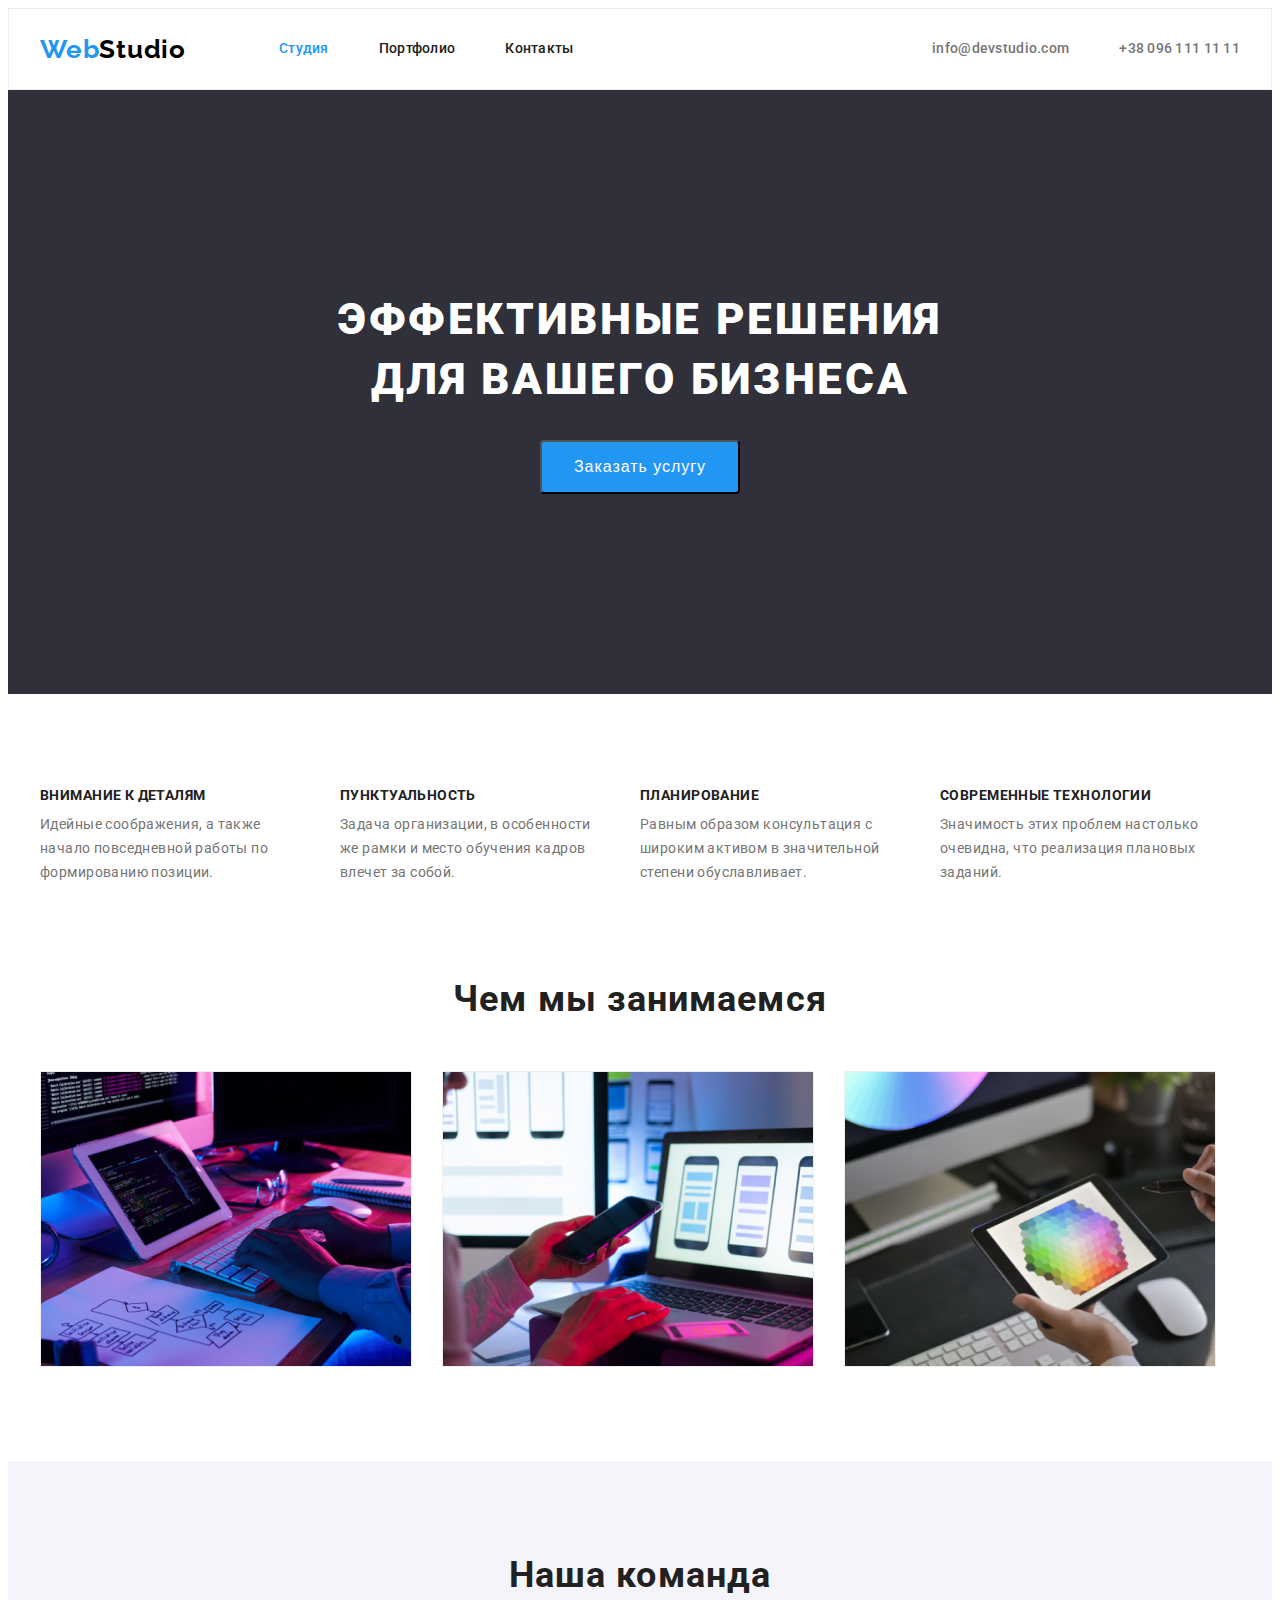
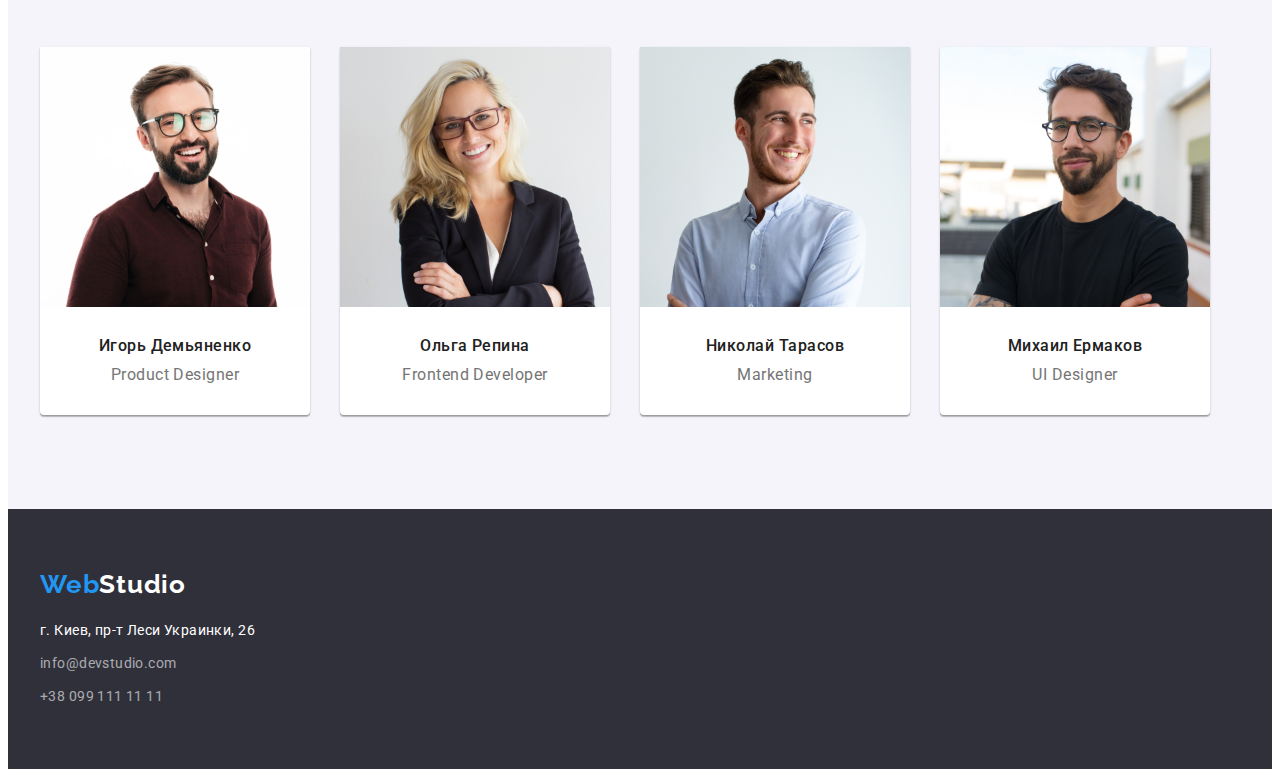
<file: index.html>
<!DOCTYPE html>
<html lang="ru">

<head>
    <meta charset="UTF-8">
    <meta http-equiv="X-UA-Compatible" content="IE=edge">
    <meta name="viewport" content="width=device-width, initial-scale=1.0">
    <title>Студия</title>
    <link rel="preconnect" href="https://fonts.googleapis.com">
    <link rel="preconnect" href="https://fonts.gstatic.com" crossorigin>
    <link
        href="https://fonts.googleapis.com/css2?family=Raleway:wght@700&family=Roboto:wght@400;500;700;900&display=swap"
        rel="stylesheet">
    <link rel="stylesheet" href="https://cdnjs.cloudflare.com/ajax/libs/modern-normalize/1.1.0/modern-normalize.min.css"
        integrity="sha512-wpPYUAdjBVSE4KJnH1VR1HeZfpl1ub8YT/NKx4PuQ5NmX2tKuGu6U/JRp5y+Y8XG2tV+wKQpNHVUX03MfMFn9Q=="
        crossorigin="anonymous" referrerpolicy="no-referrer" />
    <link rel="stylesheet" href="./css/styles.css" />
</head>

<body>
    <!--шапка-->
    <header class="page-header">
        <div class="container main-nav">
        <nav class="navigation main-nav">
            <a href="./index.html" class="header-logo link"><span class="logo-web">Web</span>Studio</a>

            <ul class="navigation-list main-nav">
                <li class="nav-item"><a href="./index.html" class="navigation-link link current">Студия</a></li>
                <li class="nav-item"><a href="./portfolio.html" class="navigation-link link">Портфолио</a></li>
                <li class="nav-item"><a href="" class="navigation-link link">Контакты</a></li>

            </ul>
            
            </nav>
        
        <ul class="contacts">
            <li class="contacts-item"><a href="mailto:info@devstudio.com" class="nav-link link">info@devstudio.com</a></li>
            <li class="contacts-item"><a href="tel:+380961111111" class="nav-link link"> +38 096 111 11 11</a></li>
        </ul>
    </div>
    </header>
    
    <main>

        <!--Section hero-->
        <section class="hero">
            <h1 class="hero-title">Эффективные решения для вашего бизнеса</h1>
            <button type="button" class="button">Заказать услугу</button>
            </section>
        <!--Особенности-->
        
        <section class="section">
        <div class="container">
            <h2 class="visually-hidden">Наши приемущества</h2>
            <ul class="about-details">
                <li class="about-list">
                    <h3 class="about-title">Внимание к деталям</h3>
                    <p class="about-item">Идейные соображения, а также начало повседневной работы по формированию
                        позиции. </p>
                </li>

                <li class="about-list">
                    <h3 class="about-title"> Пунктуальность</h3>
                    <p class="about-item">Задача организации, в особенности же рамки и место обучения кадров влечет за
                        собой.</p>
                </li>

                <li class="about-list">
                    <h3 class="about-title">Планирование</h3>
                    <p class="about-item">Равным образом консультация с широким активом в значительной степени
                        обуславливает.</p>
                </li>

                <li class="about-list">
                    <h3 class="about-title">Современные технологии</h3>
                    <p class="about-item">Значимость этих проблем настолько очевидна, что реализация плановых заданий.
                    </p>
                </li>
            </ul>
        </div>
        </section>
        
        <!--Чем мы занимаемся-->
        <section class="section section-work">
            <div class="container">
            <h2 class="work">Чем мы занимаемся </h2>
            <ul class="work-example">
                <li class="work-item">
                    <img src="./images/box1.jpg" width="370" alt="На столе лист с алгоритмом,клавиатура и планшет" />
                </li>
                <li class="work-item">
                    <img src="./images/box2.jpg" width="370" alt="Человек работает с телефоном и ноутбуком" />
                </li>
                <li class="work-item"> <img src="./images/box3.jpg" width="370"
                        alt="Человек использует планшет на котором изображение палитры цветов" /> </li>

            </ul>
            </div>
        </section>
        <!--Наша команда-->
        <section class="section section-team">
            <div class="container">
            <h2 class="team">Наша команда </h2>
            <ul class="team-list">
                <li class="team-cards" >
                   <img class="team-image" src="./images/img1.jpg" width="270" alt="Фото мужчины" />
                    <div class="cards-content">
                   <h3 class="team-title">Игорь Демьяненко</h3>
                    <p class="team-item">Product Designer</p>
            </div>
                </li>
                <li class="team-cards" >
                    <img class="team-image" src="./images/img2.jpg" width="270" alt="Фото женщины" />
                    <div class="cards-content">
                    <h3 class="team-title">Ольга Репина</h3>
                    <p class="team-item">Frontend Developer</p>
                </div>
                </li>
                <li class="team-cards" >
                    <img class="team-image"src="./images/img3.jpg" width="270" alt="Фото мужчины" />
                    <div class="cards-content">
                    <h3 class="team-title">Николай Тарасов</h3>
                    <p class="team-item">Marketing</p>
                </div>
                </li>
                <li class="team-cards" >
                   <img class="team-image" src="./images/img4.jpg" width="270" alt="Фото мужчины" />
                    <div class="cards-content">
                   <h3 class="team-title">Михаил Ермаков</h3>
                    <p class="team-item">UI Designer</p>
             </div>
                </li>

            </ul>
            </div>
        </section>

    </main>
    <!--Footer-->
    <footer class="footer">
        <div class="container">
        <a class="footer-logo link" href="./index.html"> <span class="logo-web">Web</span>Studio</a>
        <address>
            <ul class="footer-contacts">
                <li class="footer-address"><a class="footer-map link" href="г.Киев,пр-т_Леси_Украинки,_26">г. Киев, пр-т Леси Украинки, 26</a>
                </li>
                <li class="footer-mail"><a class="footer-contact link" href="mailto:info@devstudio.com">info@devstudio.com</a></li>
                <li class="footer-tell"><a class="footer-tel link" href="tel:+380991111111">+38 099 111 11 11</a></li>
            </ul>
            
        </address>
    </div>
    </footer>
</body>

</html>
</file>
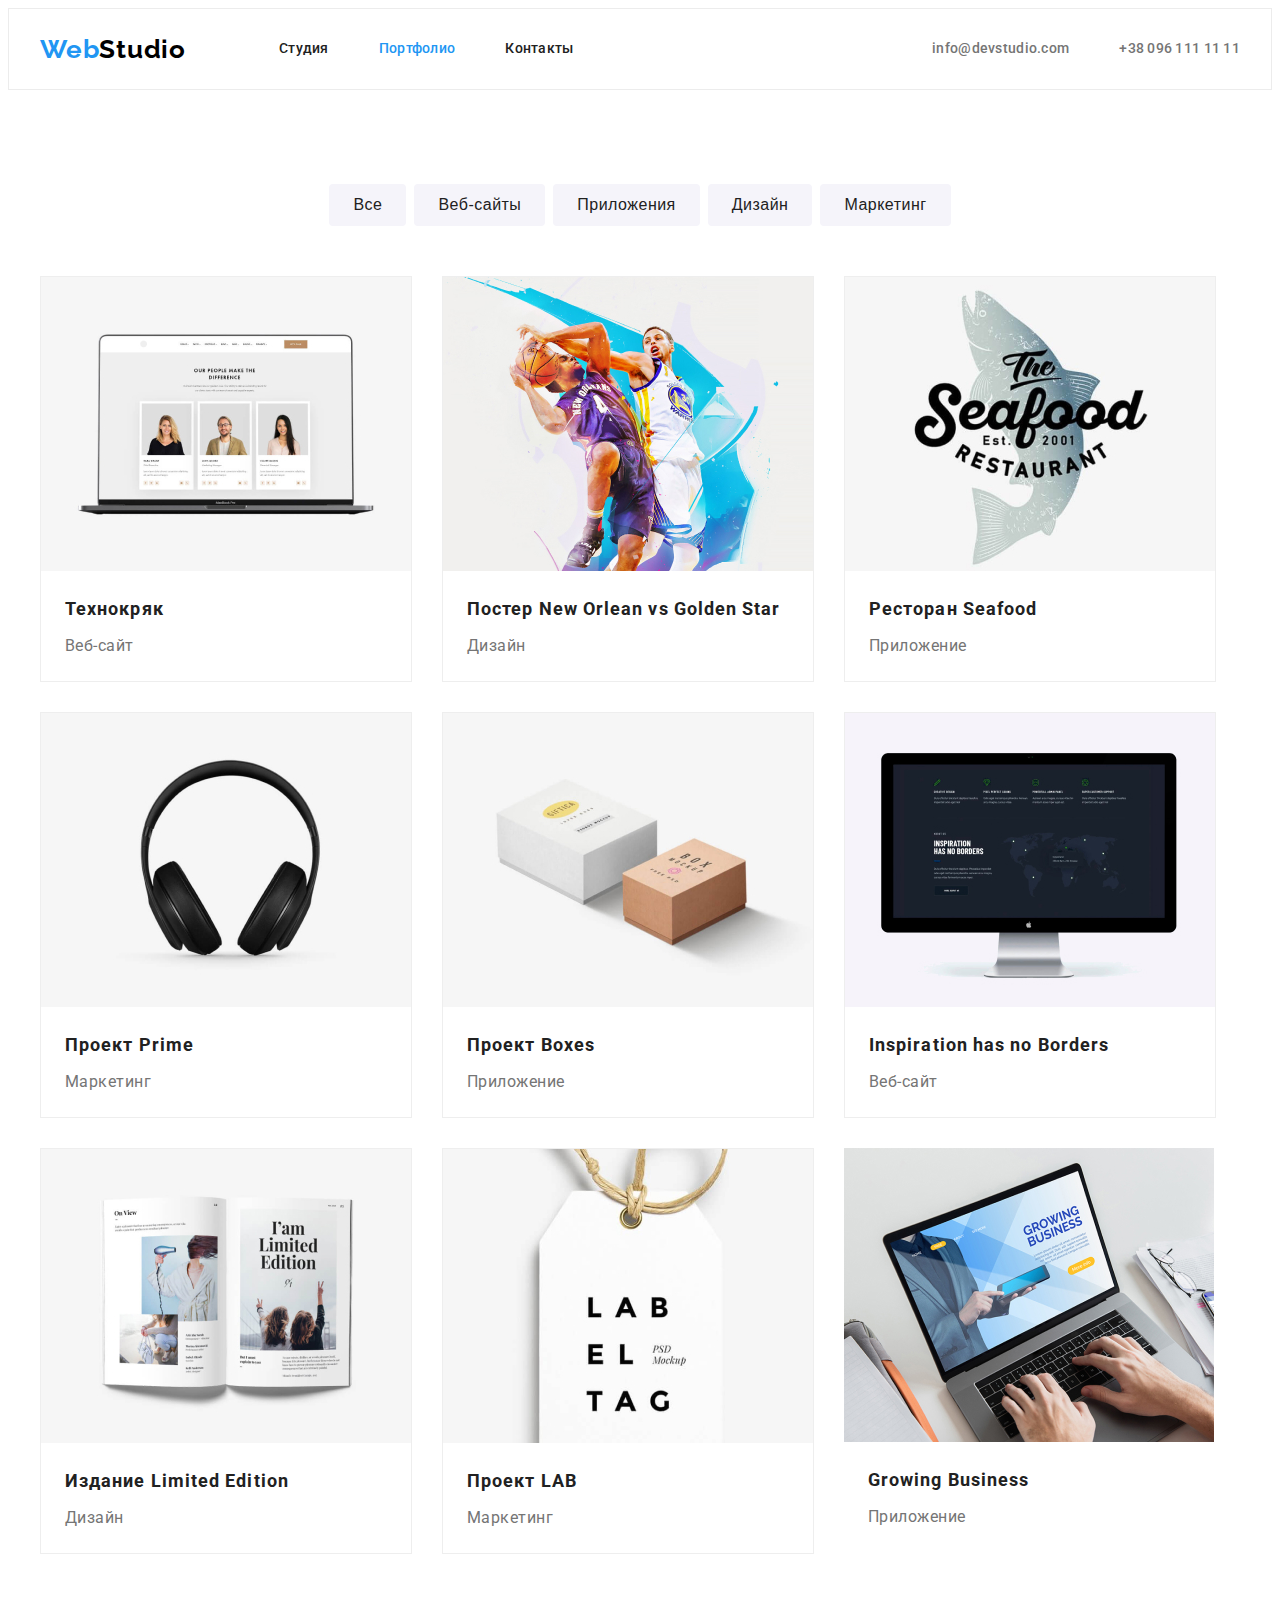
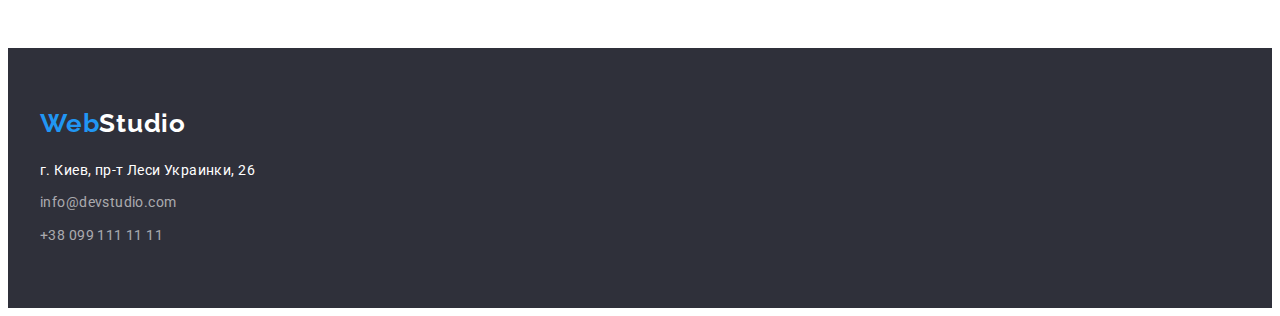
<file: portfolio.html>
<!DOCTYPE html>
<html lang="ru">

<head>
  <meta charset="UTF-8" />
  <meta http-equiv="X-UA-Compatible" content="IE=edge" />
  <meta name="viewport" content="width=device-width, initial-scale=1.0" />
  <title>Портфолио</title>
  <link rel="preconnect" href="https://fonts.googleapis.com">
  <link rel="preconnect" href="https://fonts.gstatic.com" crossorigin>
  <link href="https://fonts.googleapis.com/css2?family=Raleway:wght@700&family=Roboto:wght@400;500;700;900&display=swap"
    rel="stylesheet">
  <link rel="stylesheet" href="https://cdnjs.cloudflare.com/ajax/libs/modern-normalize/1.1.0/modern-normalize.min.css"
      integrity="sha512-wpPYUAdjBVSE4KJnH1VR1HeZfpl1ub8YT/NKx4PuQ5NmX2tKuGu6U/JRp5y+Y8XG2tV+wKQpNHVUX03MfMFn9Q=="
      crossorigin="anonymous" referrerpolicy="no-referrer" />
  <link rel="stylesheet" href="./css/styles.css" />
</head>
<!--шапка-->

<body>
  <header class="portfolio-page">
    <div class="container main-nav">
    <nav class="main-nav">
      <a href="./index.html" class="header-logo link"><span class="logo-web">Web</span>Studio</a>

      <ul class="navigation-list list">
        <li class="nav-item"><a href="./index.html" class="navigation-link link">Студия</a></li>
        <li class="nav-item"><a href="./portfolio.html" class="navigation-link link current">Портфолио</a></li>
        <li class="nav-item"><a href="" class="navigation-link link">Контакты</a></li>
      </ul>
      
      </nav>
    </nav>
    
    <ul class="contacts list">
      <li class="contacts-item"><a href="mailto:info@devstudio.com" class="nav-link link">info@devstudio.com</a></li>
      <li class="contacts-item"><a href="tel:+380961111111" class="nav-link link"> +38 096 111 11 11</a></li>
    </ul>
    </div>
  </header>
  

  <main>
    <!--Section "Наши работы"-->
    <section class="section">
      <div class="container">
      <h1 class="visually-hidden">Наши работы</h1>
      <ul class="filter list main-nav">
        <li class="filter-item"><button type="button" class="button-portfolio">Все</button></li>
        <li class="filter-item"><button type="button" class="button-portfolio">Веб-сайты</button></li>
        <li class="filter-item"><button type="button" class="button-portfolio">Приложения</button></li>
        <li class="filter-item"><button type="button" class="button-portfolio">Дизайн</button></li>
        <li class="filter-item"><button type="button" class="button-portfolio">Маркетинг</button></li>
      </ul>
      
      
      <ul class="portfolio list">
        <li class="portfolio-item">
          <img class="portfolio-image" src="./images/img1portfolio.jpg" width="370" alt="Фото команды " />
          <div class="portfolio-content">
          <h2 class="portfolio-title">Технокряк</h2>
          <p class="portfolio-text">Веб-сайт</p>
        </div>
        </li>
            <li class="portfolio-item">
          <img class="portfolio-image" src="./images/img2portfolio.jpg" width="370" alt="Фото баскетболистов" />
          <div class="portfolio-content">
          <h2 class="portfolio-title">Постер New Orlean vs Golden Star</h2>
          <p class="portfolio-text">Дизайн</p>
        </div>
        </li>
            <li class="portfolio-item">
          <img class="portfolio-image" src="./images/img3portfolio.jpg" width="370" alt="Логотип ресторана" />
          <div class="portfolio-content">
          <h2 class="portfolio-title">Ресторан Seafood</h2>
          <p class="portfolio-text">Приложение</p>
        </div>
        </li>
            <li class="portfolio-item">
          <img class="portfolio-image" src="./images/img4portfolio.jpg" width="370" alt="Изображение наушников" />
          <div class="portfolio-content">
          <h2 class="portfolio-title">Проект Prime</h2>
          <p class="portfolio-text">Маркетинг</p>
        </div>
        </li>
            <li class="portfolio-item">
          <img class="portfolio-image" src="./images/img5portfolio.jpg" width="370" alt="Изображение коробок" />
         <div class="portfolio-content">
          <h2 class="portfolio-title">Проект Boxes</h2>
          <p class="portfolio-text">Приложение</p>
        </div>
        </li>
              <li class="portfolio-item">
          <img class="portfolio-image" src="./images/img6portfolio.jpg" width="370" alt="Изображение монитора" />
          <div class="portfolio-content">
          <h2 class="portfolio-title">Inspiration has no Borders</h2>
          <p class="portfolio-text">Веб-сайт</p>
        </div>
        </li>
              <li class="portfolio-item">
          <img class="portfolio-image" src="./images/img7portfoilio.jpg" width="370" alt="Изображение журнала" />
          <div class="portfolio-content">
          <h2 class="portfolio-title">Издание Limited Edition</h2>
          <p class="portfolio-text">Дизайн</p>
        </div>
        </li>
               <li class="portfolio-item">
          <img class="portfolio-image" src="./images/img8portfolio.jpg" width="370" alt="Изображение ярлыка" />
          <div class="portfolio-content">
          <h2 class="portfolio-title">Проект LAB</h2>
          <p class="portfolio-text">Маркетинг</p>
        </div>
        </li>
        <li class="porfolio-item">
          <img class="portfolio-image" src="./images/img9portfolio.jpg" width="370" alt="Изображение ноутбука" />
          <div class="portfolio-content">
          <h2 class="portfolio-title">Growing Business</h2>
          <p class="portfolio-text">Приложение</p>
        </div>
        </li>
      </ul>
      </div>
    </section>
 
  </main>
  <!--Footer-->
  <footer class="footer">
    <div  class="container">
    <a class="footer-logo link" href="./index.html"> <span class="logo-web">Web</span>Studio </a>
    <address>
      <ul class="footer-contacts list">
        <li class="footer-address">
          <a class="footer-map link" href="г.Киев,пр-т_Леси_Украинки,_26">г. Киев, пр-т Леси Украинки, 26</a>
        </li>
        <li class="footer-mail"><a class="footer-contact link" href="mailto:info@devstudio.com">info@devstudio.com</a></li>
        <li class="footer-tell"><a class="footer-tel link" href="tel:+380991111111">+38 099 111 11 11</a></li>
      </ul>
    </address>
    </div>
  </footer>
 
</body>

</html>
</file>
<file: css/styles.css>
:root {
  --primary-text-color: #757575;
  --title-text-color: #212121;
  --accent-color: #2196f3;
  --primary-white-color: #ffffff;
  --footer-link-color: rgba(255, 255, 255, 0.6);
  --hero-footer-color: #2f303a;
}
body {
  color: var(--primary-text-color);
  background-color: var(--primary-bg-color);
  font-family: Roboto, sans-serif;
  font-size: 14px;
  line-height: 1.71;
}

.container {
  width: 1200px;
  padding-left: 15px;
  padding-right: 15px;
  margin-left: auto;
  margin-right: auto;
}

p,
h1,
h2,
h3,
h4,
h5,
h6 {
  margin: 0;
}

ul {
  list-style: none;
  padding: 0;
  margin: 0;
}

.link {
  text-decoration: none;
}

/***** Подключение для index.html *****/

/* page header */

.header-logo {
  font-family: Raleway;
  font-weight: 700;
  font-size: 26px;
  line-height: 1.19;
  letter-spacing: 0.03em;
  color: #000000;
}

.logo-web {
  color: var(--accent-color);
}

.page-header {
  background-color: var(--primary-white-color);
  border: 1px solid #ececec;
}

/*******Navigation*******/

.main-nav {
  display: flex;
  align-items: center;
}

.navigation-list {
  display: flex;
  margin-left: 93px;

  color: var(--title-text-color);
}

.navigation-list .nav-item + .nav-item {
  margin-left: 50px;
}

.nav-item:last-child {
  margin-right: 0;
}

.navigation-list .navigation-link:hover,
.navigation-list .navigation-link:focus {
  color: var(--accent-color);
}

.navigation-link {
  display: block;
  padding-top: 32px;
  padding-bottom: 32px;

  font-weight: 500;
  font-size: 14px;
  line-height: 1.14;
  letter-spacing: 0.02em;
  color: var(--title-text-color);
}

.current {
  color: var(--accent-color);
}

.contacts {
  display: flex;
  margin-left: auto;
}

.contacts .contacts-item + .contacts-item {
  margin-left: 50px;
}

.nav-link {
  padding-top: 32px;
  padding-bottom: 32px;
  font-weight: 500;
  font-size: 14px;
  line-height: 1.14;
  letter-spacing: 0.02em;
  color: var(--primary-text-color);
}

.nav-link:hover,
.nav-link:focus {
  color: var(--accent-color);
}

/******* hero ******/

.hero {
  padding: 200px 0;

  background-color: var(--hero-footer-color);
  text-align: center;
}

.hero-title {
  width: 696px;
  margin: 0 auto 30px;

  text-align: center;
  font-weight: 900;
  font-size: 44px;
  line-height: 1.36;
  letter-spacing: 0.06em;
  text-transform: uppercase;
  color: var(--primary-white-color);
}

.visually-hidden {
  position: absolute;
  white-space: nowrap;
  width: 1px;
  height: 1px;
  overflow: hidden;
  border: 0;
  padding: 0;
  clip: rect(0 0 0 0);
  clip-path: inset(50%);
  margin: -1px;
}

/****** button ******/

.button {
  display: inline-block;
  padding: 10px 32px;
  min-width: 200px;
  border-radius: 4px;

  font-weight: 500;
  font-size: 16px;
  line-height: 1.87;
  text-align: center;
  letter-spacing: 0.06em;
  color: var(--primary-white-color);
  background-color: var(--accent-color);
  cursor: pointer;
}

.button:hover,
.button:focus {
  color: var(--primary-white-color);
  background-color: var(--accent-color);
}

/****** section about *****/

.section {
  padding-top: 94px;
  padding-bottom: 94px;
}

.about-details {
  display: flex;
}

.about-details .about-list {
  width: 270px;
  margin-right: 30px;
}

.about-details .about-list:nth-child(4n) {
  margin-right: 0;
}

.about-title {
  margin-bottom: 10px;
  margin-top: 0px;

  font-weight: 700;
  font-size: 14px;
  line-height: 1.14;
  letter-spacing: 0.03em;
  text-transform: uppercase;
  color: var(--title-text-color);
}

.about-item {
  font-size: 14px;
  line-height: 1.71;
  letter-spacing: 0.03em;
  color: var(--primary-text-color);
}

/****section work *****/

.section-work {
  padding-top: 0;
}

.work {
  margin-top: 0;
  margin-bottom: 50px;

  font-weight: 700;
  font-size: 36px;
  line-height: 1.16;
  text-align: center;
  letter-spacing: 0.03em;
  color: var(--title-text-color);
}

img {
  height: auto;
  display: block;
  max-width: 100%;
}

.work-example {
  display: flex;
  flex-wrap: wrap;
}

.work-item {
  width: 370px;
  margin-right: 30px;
  margin-bottom: 30px;
  border: 1px solid #eeeeee;
}

.work-item:nth-last-child(-n + 3) {
  margin-bottom: 0;
}

.work-item:nth-child(3n) {
  margin-right: 0;
}

/***** section team *****/

.team-list {
  display: flex;
  flex-wrap: wrap;
}
.section-team {
  background-color: #f5f4fa;
}

.team {
  margin-bottom: 50px;

  font-weight: 700;
  font-size: 36px;
  line-height: 1.16;
  text-align: center;
  letter-spacing: 0.03em;
  color: var(--title-text-color);
}

.team-cards {
  width: 270px;
  margin-right: 30px;
  box-shadow: 0px 1px 3px rgba(0, 0, 0, 0.12), 0px 1px 1px rgba(0, 0, 0, 0.14),
    0px 2px 1px rgba(0, 0, 0, 0.2);
  border-radius: 0px 0px 4px 4px;
  background-color: var(--primary-white-color);
}

.team-cards:nth-child(4n) {
  margin-right: 0;
}
.cards-content {
  padding-top: 30px;
  padding-bottom: 30px;
  text-align: center;
}

.team-title {
  margin-bottom: 10px;
  font-weight: 500;
  font-size: 16px;
  line-height: 1.18;
  letter-spacing: 0.03em;
  color: var(--title-text-color);
}

.team-item {
  font-size: 16px;
  line-height: 1.18;
  letter-spacing: 0.03em;
  text-align: center;
  color: var(--primary-text-color);
}

/***** footer *****/

.address-link {
  color: var(--primary-white-color);
}

.footer {
  padding-top: 60px;
  padding-bottom: 60px;
  background-color: var(--hero-footer-color);
}

.footer-contacts {
  display: block;
}

.footer-mail,
.footer-address {
  margin-bottom: 9px;
}

.footer-logo {
  display: block;
  margin-bottom: 20px;

  font-family: Raleway;
  font-weight: 700;
  font-size: 26px;
  line-height: 1.19;
  letter-spacing: 0.03em;
  color: var(--primary-white-color);
}

.footer-map {
  font-weight: normal;
  font-style: normal;
  font-size: 14px;
  line-height: 1.71;
  letter-spacing: 0.03em;
  color: var(--primary-white-color);
}

.footer-map:focus,
.footer-map:hover {
  color: var(--accent-color);
}

.footer-contact {
  font-style: normal;
  font-family: Roboto;
  font-size: 14px;
  line-height: 1.71px;
  letter-spacing: 0.03em;
  color: var(--footer-link-color);
}

.footer-contact:hover,
.footer-contact:focus {
  color: var(--accent-color);
}

.footer-tel {
  font-style: normal;
  font-size: 14px;
  line-height: 1.71;
  letter-spacing: 0.03em;
  color: var(--footer-link-color);
}

.footer-tel:hover,
.footer-tel:focus {
  color: var(--accent-color);
}

/* Подключения для Портфолио */

/* about-portfolio */

.filter {
  margin-bottom: 50px;
  display: flex;
  justify-content: center;
}

.portfolio-page {
  border: 1px solid #ececec;
}

.filter .filter-item + .filter-item {
  margin-left: 8px;
}

.button-portfolio {
  border-color: transparent;
  padding: 6px 22px;
  border-radius: 4px;

  font-size: 16px;
  line-height: 1.62;
  text-align: center;
  letter-spacing: 0.03em;
  color: var(--title-text-color);
  background-color: #f5f4fa;
  cursor: pointer;
}

.button-portfolio:hover,
.button-portfolio:focus {
  background-color: var(--accent-color);
  color: var(--primary-white-color);
}

.portfolio {
  display: flex;
  flex-wrap: wrap;
}

.portfolio-item {
  width: 370px;
  margin-right: 30px;
  margin-bottom: 30px;
  border: 1px solid #eeeeee;
}

.portfolio-item:nth-last-child(-n + 3) {
  margin-bottom: 0;
}

.portfolio-item:nth-child(3n) {
  margin-right: 0;
}

.portfolio-title {
  margin-bottom: 4px;

  font-weight: 700;
  font-size: 18px;
  line-height: 2;
  letter-spacing: 0.06em;
  color: var(--title-text-color);
}

.portfolio-text {
  font-size: 16px;
  line-height: 1.87;
  letter-spacing: 0.03em;
  color: var(--primary-text-color);
}

.portfolio-content {
  padding: 20px 24px;
}
</file>
